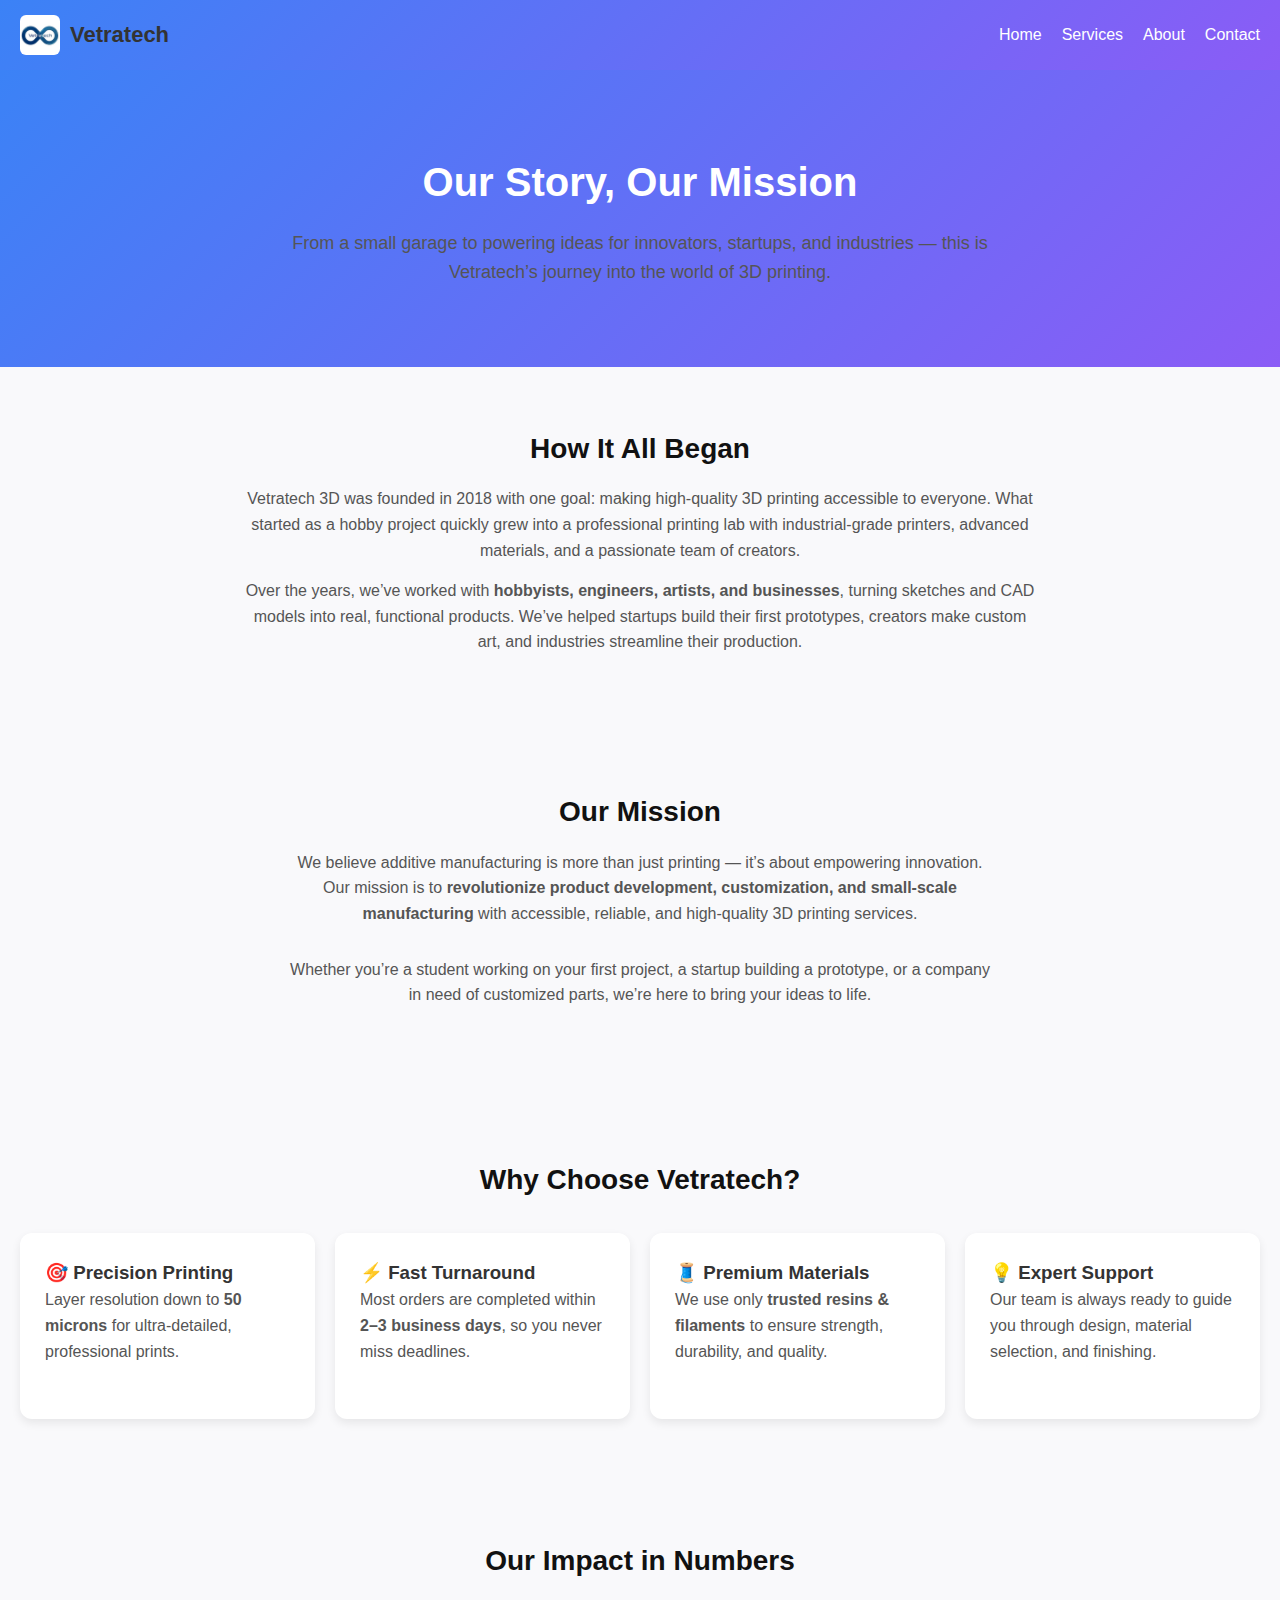
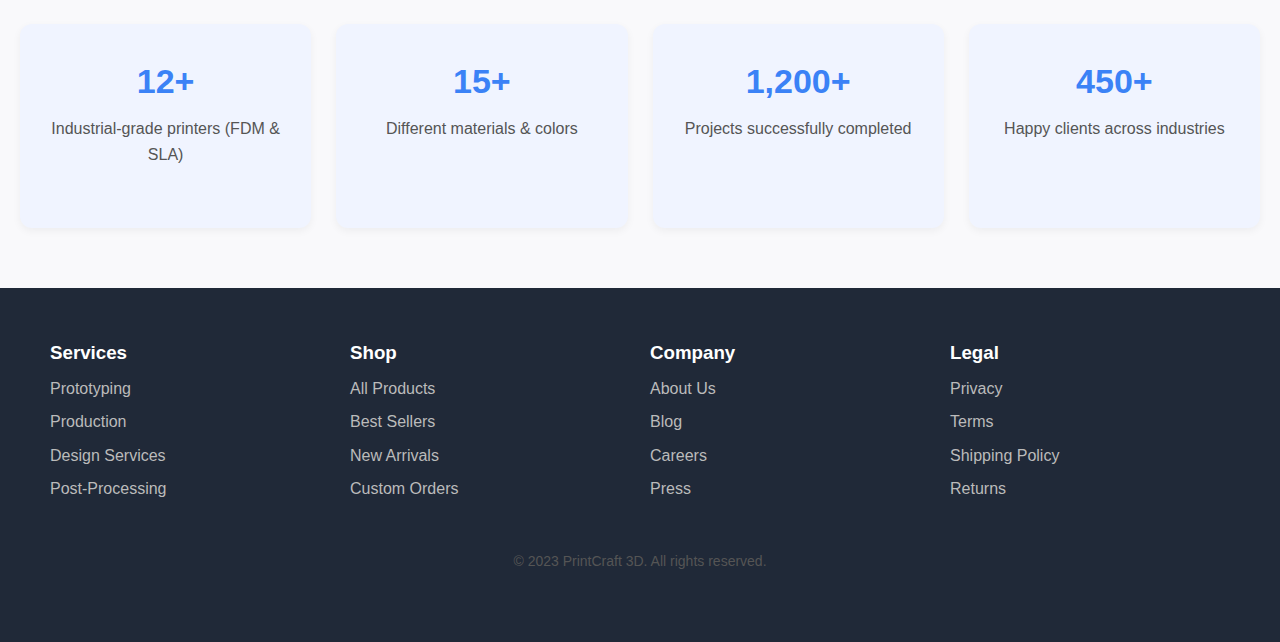
<file: about.html>
<!DOCTYPE html>
<html lang="en">
<head>
  <meta charset="UTF-8" />
  <meta name="viewport" content="width=device-width, initial-scale=1.0"/>
  <title>About Us - Vetratech 3D Printing</title>
  <link rel="stylesheet" href="about.css">
  <script defer src="about.js"></script>
</head>
<body>
  <!-- Navbar -->
  <header>
    <nav class="navbar">
      <div class="logo">
        <img src="WhatsApp Image 2025-08-29 at 6.12.06 AM.jpeg" alt="Vetratech Logo" class="logo-img">
        <span class="logo-text">Vetratech</span>
      </div>
      <ul class="nav-links">
        <li><a href="index.html">Home</a></li>
        <li><a href="services.html">Services</a></li>        
        <li><a href="about.html" class="active">About</a></li>
        <li><a href="contact.html">Contact</a></li>
      </ul>
      <button id="mobile-menu-button" class="mobile-menu-btn">☰</button>
    </nav>
    <ul id="mobile-menu" class="mobile-menu">
      <li><a href="index.html">Home</a></li>
      <li><a href="services.html">Services</a></li>
      <li><a href="about.html" class="active">About</a></li>
      <li><a href="contact.html">Contact</a></li>
    </ul>
  </header>

  <main>
    <!-- Hero Section -->
    <section class="hero">
      <h1>Our Story, Our Mission</h1>
      <p>From a small garage to powering ideas for innovators, startups, and industries — this is Vetratech’s journey into the world of 3D printing.</p>
    </section>

    <!-- Our Story -->
    <section class="about">
      <h2>How It All Began</h2>
      <p>
        Vetratech 3D was founded in 2018 with one goal: making high-quality 3D printing accessible to everyone. 
        What started as a hobby project quickly grew into a professional printing lab with industrial-grade printers, 
        advanced materials, and a passionate team of creators. 
      </p>
      <p>
        Over the years, we’ve worked with <strong>hobbyists, engineers, artists, and businesses</strong>, turning sketches 
        and CAD models into real, functional products. We’ve helped startups build their first prototypes, 
        creators make custom art, and industries streamline their production.
      </p>
    </section>

    <!-- Mission -->
    <section class="mission">
      <h2>Our Mission</h2>
      <p>
        We believe additive manufacturing is more than just printing — it’s about empowering innovation. 
        Our mission is to <strong>revolutionize product development, customization, and small-scale manufacturing</strong> 
        with accessible, reliable, and high-quality 3D printing services.
      </p>
      <p>
        Whether you’re a student working on your first project, a startup building a prototype, 
        or a company in need of customized parts, we’re here to bring your ideas to life.
      </p>
    </section>

    <!-- Why Choose Us -->
    <section class="why">
      <h2>Why Choose Vetratech?</h2>
      <div class="why-grid">
        <div class="why-card">
          <h3>🎯 Precision Printing</h3>
          <p>Layer resolution down to <strong>50 microns</strong> for ultra-detailed, professional prints.</p>
        </div>
        <div class="why-card">
          <h3>⚡ Fast Turnaround</h3>
          <p>Most orders are completed within <strong>2–3 business days</strong>, so you never miss deadlines.</p>
        </div>
        <div class="why-card">
          <h3>🧵 Premium Materials</h3>
          <p>We use only <strong>trusted resins & filaments</strong> to ensure strength, durability, and quality.</p>
        </div>
        <div class="why-card">
          <h3>💡 Expert Support</h3>
          <p>Our team is always ready to guide you through design, material selection, and finishing.</p>
        </div>
      </div>
    </section>

    <!-- Stats -->
    <section class="stats">
      <h2>Our Impact in Numbers</h2>
      <div class="stats-grid">
        <div class="stat-card">
          <h3>12+</h3>
          <p>Industrial-grade printers (FDM & SLA)</p>
        </div>
        <div class="stat-card">
          <h3>15+</h3>
          <p>Different materials & colors</p>
        </div>
        <div class="stat-card">
          <h3>1,200+</h3>
          <p>Projects successfully completed</p>
        </div>
        <div class="stat-card">
          <h3>450+</h3>
          <p>Happy clients across industries</p>
        </div>
      </div>
    </section>


<!-- Footer -->
<footer class="footer">
  <div class="footer-container">
    <div class="footer-section">
      <h3>Services</h3>
      <ul>
        <li><a href="services.html">Prototyping</a></li>
        <li><a href="services.html">Production</a></li>
        <li><a href="services.html">Design Services</a></li>
        <li><a href="services.html">Post-Processing</a></li>
      </ul>
    </div>

    <div class="footer-section">
      <h3>Shop</h3>
      <ul>
        <li><a href="shop.html">All Products</a></li>
        <li><a href="shop.html">Best Sellers</a></li>
        <li><a href="shop.html">New Arrivals</a></li>
        <li><a href="shop.html">Custom Orders</a></li>
      </ul>
    </div>

    <div class="footer-section">
      <h3>Company</h3>
      <ul>
        <li><a href="about.html">About Us</a></li>
        <li><a href="about.html">Blog</a></li>
        <li><a href="about.html">Careers</a></li>
        <li><a href="about.html">Press</a></li>
      </ul>
    </div>

    <div class="footer-section">
      <h3>Legal</h3>
      <ul>
        <li><a href="legal.html">Privacy</a></li>
        <li><a href="legal.html">Terms</a></li>
        <li><a href="legal.html">Shipping Policy</a></li>
        <li><a href="legal.html">Returns</a></li>
      </ul>
    </div>
  </div>

  <div class="footer-bottom">
    <p>© 2023 PrintCraft 3D. All rights reserved.</p>
  </div>
</footer>

</body>
</html>
</file>
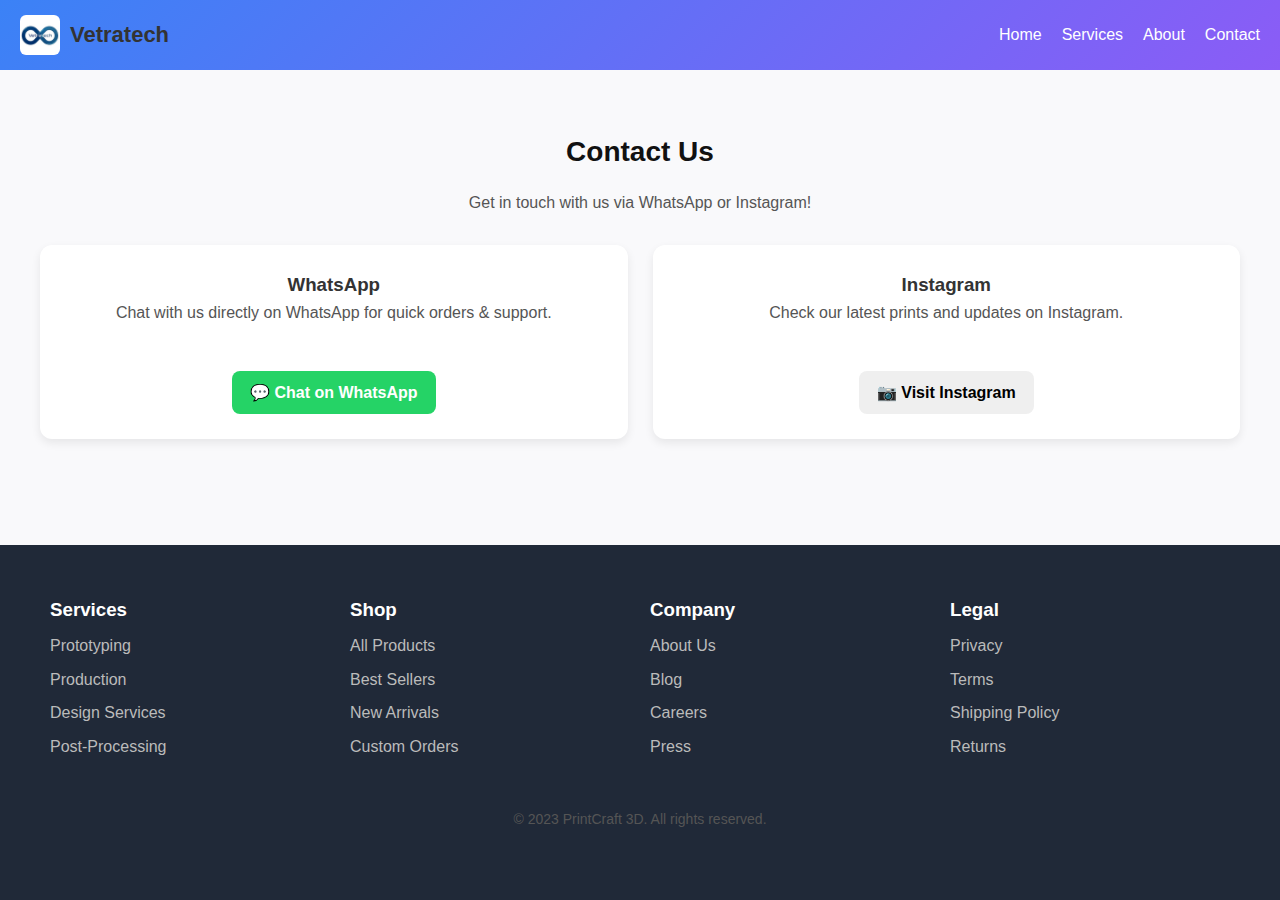
<file: contact.html>
<!DOCTYPE html>
<html lang="en">
<head>
  <meta charset="UTF-8" />
  <meta name="viewport" content="width=device-width, initial-scale=1.0"/>
  <title>Contact - Vetratech 3D Printing</title>
  <link rel="stylesheet" href="contact.css">
  <script defer src="contact.js"></script>
</head>
<body>
  <!-- Navbar -->
  <header>
    <nav class="navbar">
      <div class="logo">
        <img src="WhatsApp Image 2025-08-29 at 6.12.06 AM.jpeg" alt="Vetratech Logo" class="logo-img">
        <span class="logo-text">Vetratech</span>
      </div>
      <ul class="nav-links">
        <li><a href="index.html">Home</a></li>
        <li><a href="services.html">Services</a></li>        
        <li><a href="about.html">About</a></li>
        <li><a href="contact.html" class="active">Contact</a></li>
      </ul>
      <button id="mobile-menu-button" class="mobile-menu-btn">☰</button>
    </nav>
    <ul id="mobile-menu" class="mobile-menu">
      <li><a href="index.html">Home</a></li>
      <li><a href="services.html">Services</a></li>
      <li><a href="about.html">About</a></li>
      <li><a href="contact.html" class="active">Contact</a></li>
    </ul>
  </header>

  <!-- Contact Section -->
  <section id="contact">
    <h2>Contact Us</h2>
    <p class="lead">Get in touch with us via WhatsApp or Instagram!</p>

    <div class="contact-grid">
      <!-- WhatsApp -->
      <div class="contact-card">
        <h3>WhatsApp</h3>
        <p>Chat with us directly on WhatsApp for quick orders & support.</p>
        <button class="contact-btn whatsapp-btn"
          onclick="window.open('https://api.whatsapp.com/send?phone=917807752097', '_blank')">
          💬 Chat on WhatsApp
        </button>
      </div>

      <!-- Instagram -->
      <div class="contact-card">
        <h3>Instagram</h3>
        <p>Check our latest prints and updates on Instagram.</p>
        <button class="contact-btn insta-btn"
          onclick="window.open('https://www.instagram.com/vetratech8/', '_blank')">
          📷 Visit Instagram
        </button>
      </div>
    </div>
  </section>

<!-- Footer -->
<footer class="footer">
  <div class="footer-container">
    <div class="footer-section">
      <h3>Services</h3>
      <ul>
        <li><a href="services.html">Prototyping</a></li>
        <li><a href="services.html">Production</a></li>
        <li><a href="services.html">Design Services</a></li>
        <li><a href="services.html">Post-Processing</a></li>
      </ul>
    </div>

    <div class="footer-section">
      <h3>Shop</h3>
      <ul>
        <li><a href="shop.html">All Products</a></li>
        <li><a href="shop.html">Best Sellers</a></li>
        <li><a href="shop.html">New Arrivals</a></li>
        <li><a href="shop.html">Custom Orders</a></li>
      </ul>
    </div>

    <div class="footer-section">
      <h3>Company</h3>
      <ul>
        <li><a href="about.html">About Us</a></li>
        <li><a href="about.html">Blog</a></li>
        <li><a href="about.html">Careers</a></li>
        <li><a href="about.html">Press</a></li>
      </ul>
    </div>

    <div class="footer-section">
      <h3>Legal</h3>
      <ul>
        <li><a href="legal.html">Privacy</a></li>
        <li><a href="legal.html">Terms</a></li>
        <li><a href="legal.html">Shipping Policy</a></li>
        <li><a href="legal.html">Returns</a></li>
      </ul>
    </div>
  </div>

  <div class="footer-bottom">
    <p>© 2023 PrintCraft 3D. All rights reserved.</p>
  </div>
</footer>

</body>
</html>
</file>
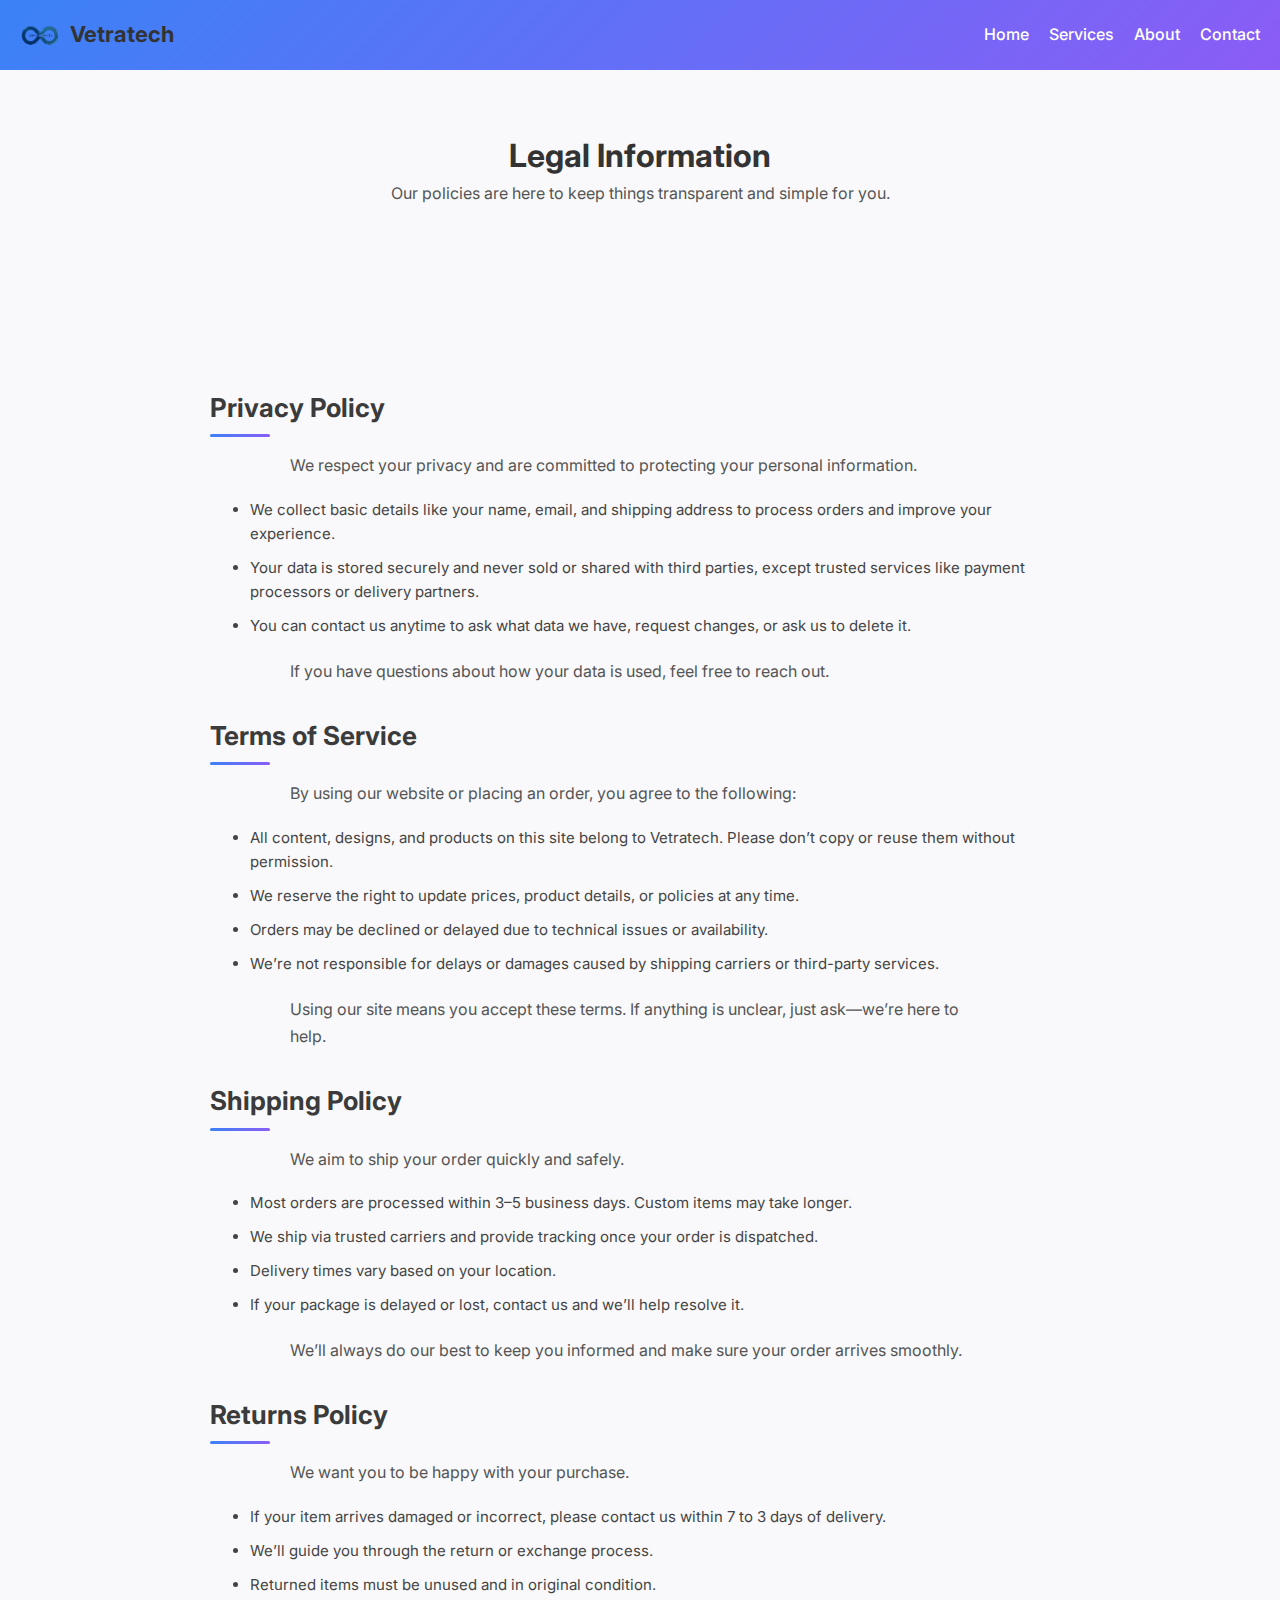
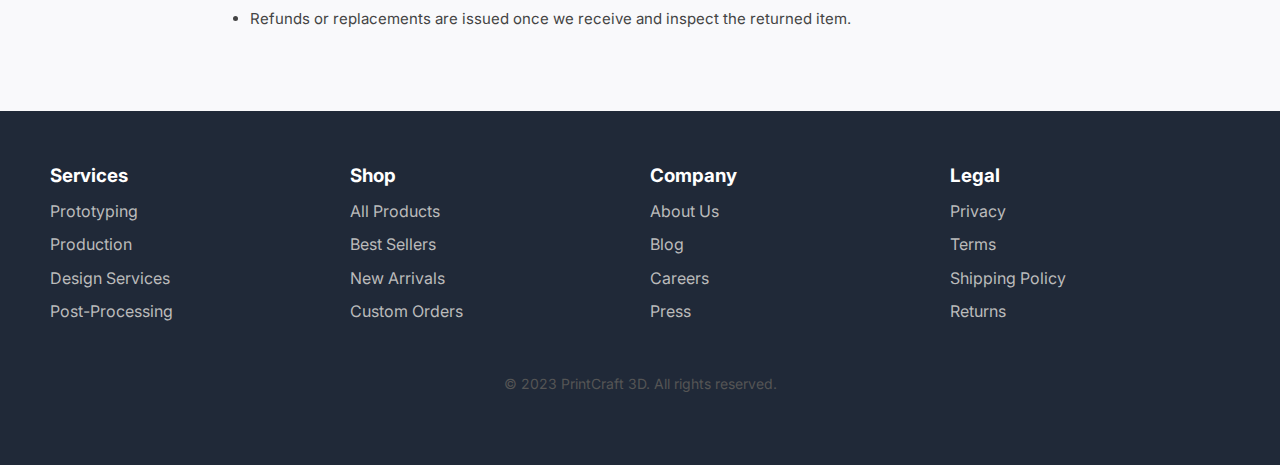
<file: legal.html>
<!DOCTYPE html>
<html lang="en">
<head>
  <meta charset="UTF-8">
  <meta name="viewport" content="width=device-width, initial-scale=1.0">
  <title>Legal - Vetratech 3D Printing</title>
  <link rel="stylesheet" href="legal.css">
  <link href="https://fonts.googleapis.com/css2?family=Inter:wght@400;600;700&display=swap" rel="stylesheet">
</head>
<body>
<header>
  <nav class="navbar">
    <!-- Logo + Brand -->
    <div class="logo">
      <img src="WhatsApp_Image_2025-08-29_at_6.12.06_AM-removebg-preview.png" alt="Vetratech Logo" class="logo-img">
      <span class="logo-text">Vetratech</span>
    </div>

    <!-- Desktop Nav Links -->
    <ul class="nav-links">
      <li><a href="index.html">Home</a></li>
      <li><a href="services.html">Services</a></li>
      <li><a href="about.html">About</a></li>
      <li><a href="contact.html">Contact</a></li>
    </ul>

    <!-- Mobile Menu Button -->
    <button id="mobile-menu-button" class="mobile-menu-btn">☰</button>
  </nav>

  <!-- Mobile Dropdown -->
  <ul class="mobile-menu" id="mobile-menu">
    <li><a href="index.html">Home</a></li>
    <li><a href="all-products.html">Shop</a></li>
    <li><a href="about.html">About</a></li>
    <li><a href="contact.html">Contact</a></li>
  </ul>
</header>

<!-- Hero Banner -->
<section class="hero">
  <h1>Legal Information</h1>
  <p>Our policies are here to keep things transparent and simple for you.</p>
</section>

<!-- Legal Content -->
<section class="legal">
  <article class="policy">
    <h2>Privacy Policy</h2>
    <p>We respect your privacy and are committed to protecting your personal information.</p>
    <ul>
      <li>We collect basic details like your name, email, and shipping address to process orders and improve your experience.</li>
      <li>Your data is stored securely and never sold or shared with third parties, except trusted services like payment processors or delivery partners.</li>
      <li>You can contact us anytime to ask what data we have, request changes, or ask us to delete it.</li>
    </ul>
    <p>If you have questions about how your data is used, feel free to reach out.</p>
  </article>

  <article class="policy">
    <h2>Terms of Service</h2>
    <p>By using our website or placing an order, you agree to the following:</p>
    <ul>
      <li>All content, designs, and products on this site belong to Vetratech. Please don’t copy or reuse them without permission.</li>
      <li>We reserve the right to update prices, product details, or policies at any time.</li>
      <li>Orders may be declined or delayed due to technical issues or availability.</li>
      <li>We’re not responsible for delays or damages caused by shipping carriers or third-party services.</li>
    </ul>
    <p>Using our site means you accept these terms. If anything is unclear, just ask—we’re here to help.</p>
  </article>

  <article class="policy">
    <h2>Shipping Policy</h2>
    <p>We aim to ship your order quickly and safely.</p>
    <ul>
      <li>Most orders are processed within 3–5 business days. Custom items may take longer.</li>
      <li>We ship via trusted carriers and provide tracking once your order is dispatched.</li>
      <li>Delivery times vary based on your location.</li>
      <li>If your package is delayed or lost, contact us and we’ll help resolve it.</li>
    </ul>
    <p>We’ll always do our best to keep you informed and make sure your order arrives smoothly.</p>
  </article>

  <article class="policy">
    <h2>Returns Policy</h2>
    <p>We want you to be happy with your purchase.</p>
    <ul>
      <li>If your item arrives damaged or incorrect, please contact us within 7 to 3 days of delivery.</li>
      <li>We’ll guide you through the return or exchange process.</li>
      <li>Returned items must be unused and in original condition.</li>
      <li>Refunds or replacements are issued once we receive and inspect the returned item.</li>
    </ul>
  </article>
</section>

<!-- Footer -->
<footer class="footer">
  <div class="footer-container">
    <div class="footer-section">
      <h3>Services</h3>
      <ul>
        <li><a href="services.html">Prototyping</a></li>
        <li><a href="services.html">Production</a></li>
        <li><a href="services.html">Design Services</a></li>
        <li><a href="services.html">Post-Processing</a></li>
      </ul>
    </div>

    <div class="footer-section">
      <h3>Shop</h3>
      <ul>
        <li><a href="shop.html">All Products</a></li>
        <li><a href="shop.html">Best Sellers</a></li>
        <li><a href="shop.html">New Arrivals</a></li>
        <li><a href="shop.html">Custom Orders</a></li>
      </ul>
    </div>

    <div class="footer-section">
      <h3>Company</h3>
      <ul>
        <li><a href="about.html">About Us</a></li>
        <li><a href="about.html">Blog</a></li>
        <li><a href="about.html">Careers</a></li>
        <li><a href="about.html">Press</a></li>
      </ul>
    </div>

    <div class="footer-section">
      <h3>Legal</h3>
      <ul>
        <li><a href="legal.html">Privacy</a></li>
        <li><a href="legal.html">Terms</a></li>
        <li><a href="legal.html">Shipping Policy</a></li>
        <li><a href="legal.html">Returns</a></li>
      </ul>
    </div>
  </div>

  <div class="footer-bottom">
    <p>© 2023 PrintCraft 3D. All rights reserved.</p>
  </div>
</footer>

<script src="legal.js"></script>
</body>
</html>
</file>
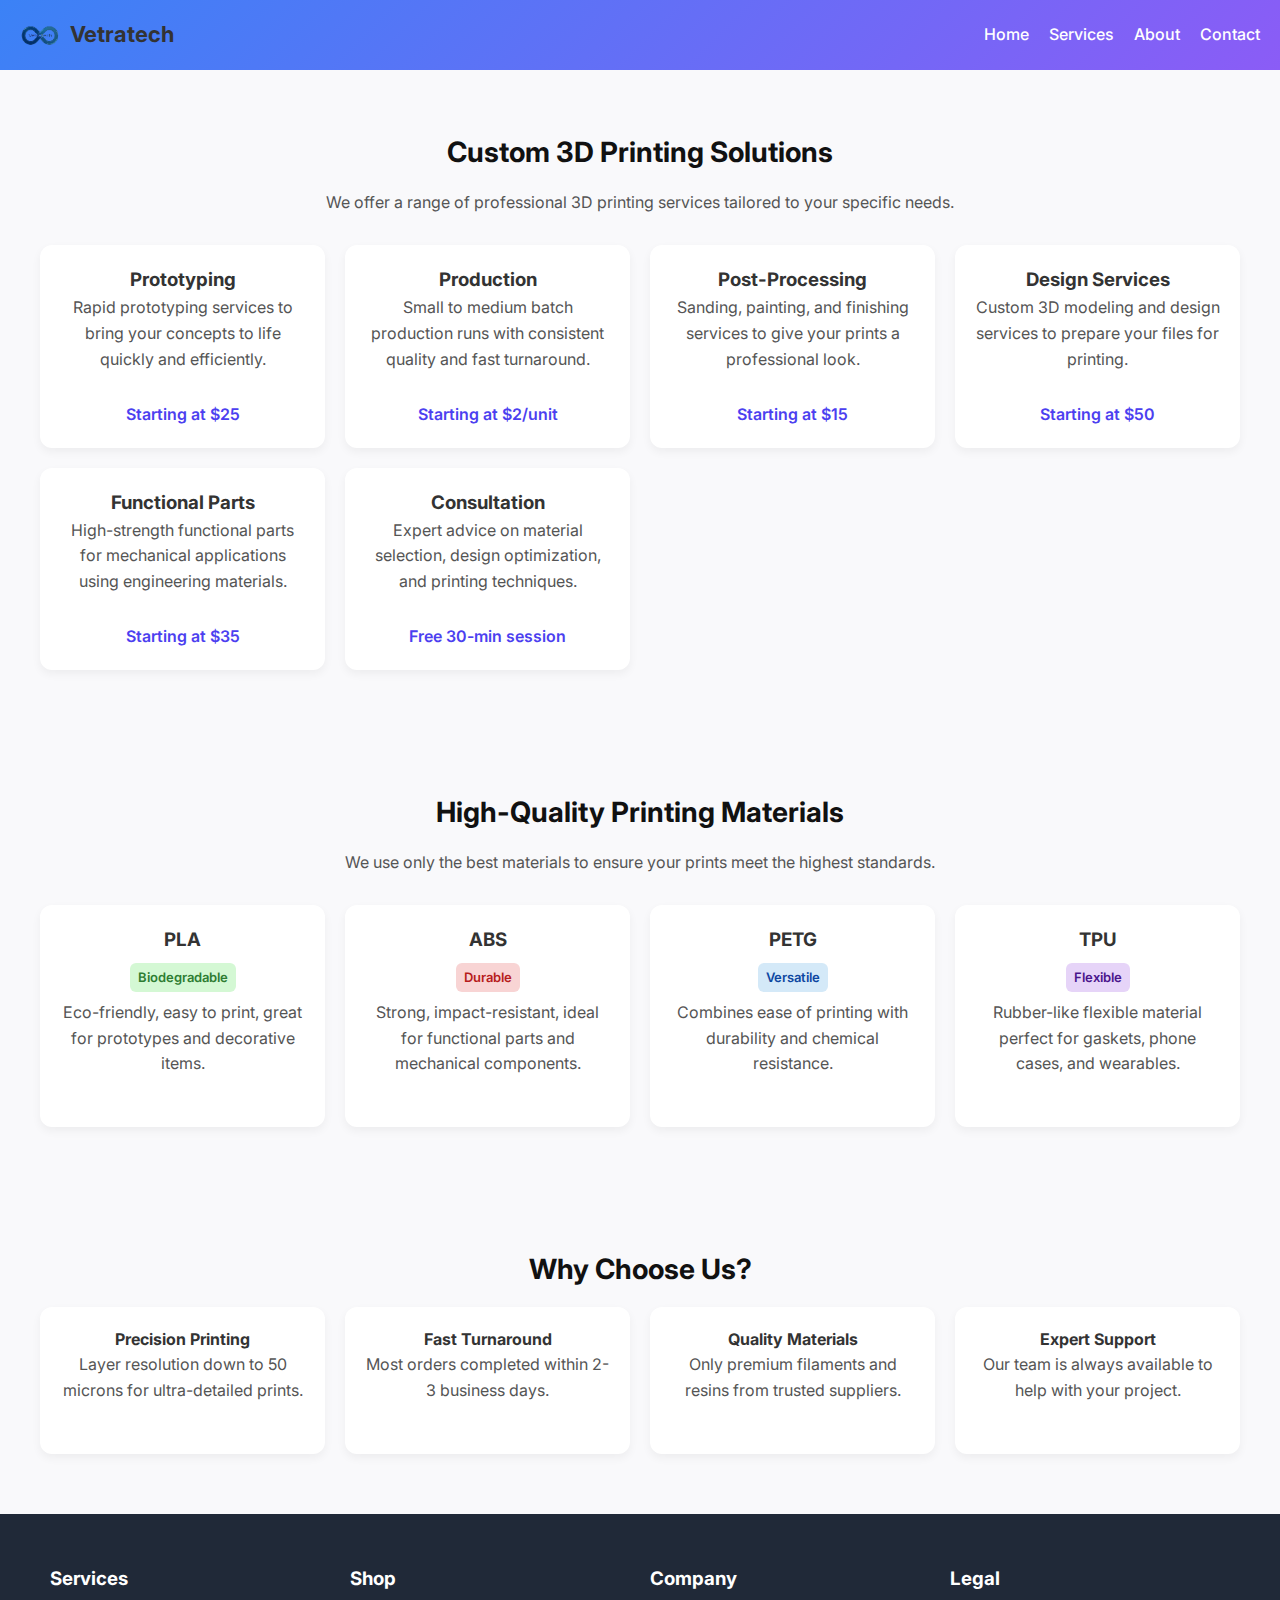
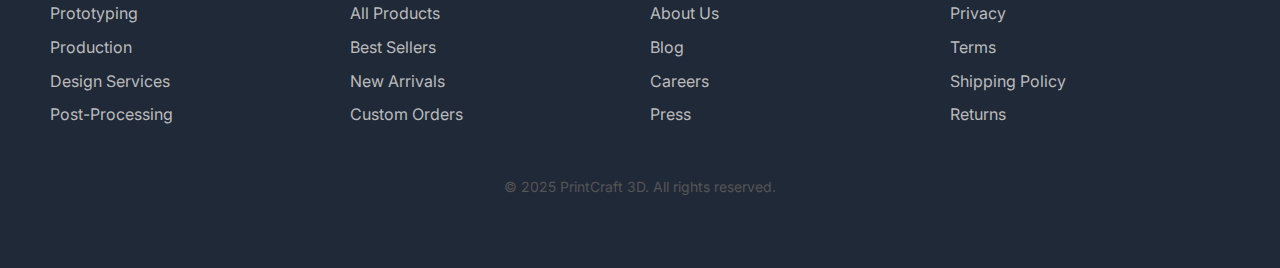
<file: services.html>
<!DOCTYPE html>
<html lang="en">
<head>
  <meta charset="UTF-8">
  <meta name="viewport" content="width=device-width, initial-scale=1.0">
  <title>Services - Vetratech 3D Printing</title>
  <link rel="stylesheet" href="services.css">
  <link href="https://fonts.googleapis.com/css2?family=Inter:wght@400;600;700&display=swap" rel="stylesheet">
</head>
<body>
<header>
  <nav class="navbar">
    <!-- Logo + Brand -->
    <div class="logo">
      <img src="WhatsApp_Image_2025-08-29_at_6.12.06_AM-removebg-preview.png" alt="Vetratech Logo" class="logo-img">
      <span class="logo-text">Vetratech</span>
    </div>

    <!-- Desktop Nav Links -->
    <ul class="nav-links">
      <li><a href="index.html">Home</a></li>
      <li><a href="services.html">Services</a></li>
      <li><a href="about.html">About</a></li>
      <li><a href="contact.html">Contact</a></li>
    </ul>

    <!-- Mobile Menu Button -->
    <button id="mobile-menu-button" class="mobile-menu-btn">☰</button>
  </nav>

  <!-- Mobile Dropdown -->
  <ul class="mobile-menu" id="mobile-menu">
    <li><a href="index.html">Home</a></li>
    <li><a href="all-products.html">Shop</a></li>
    <li><a href="about.html">About</a></li>
    <li><a href="contact.html">Contact</a></li>
  </ul>
</header>

  <!-- Services Section -->
  <section class="services">
    <h2>Custom 3D Printing Solutions</h2>
    <p>We offer a range of professional 3D printing services tailored to your specific needs.</p>
    <div class="services-grid">
      <div class="service-card" data-add-to-cart>
        <h3>Prototyping</h3>
        <p>Rapid prototyping services to bring your concepts to life quickly and efficiently.</p>
        <span class="price">Starting at $25</span>
      </div>
      <div class="service-card" data-add-to-cart>
        <h3>Production</h3>
        <p>Small to medium batch production runs with consistent quality and fast turnaround.</p>
        <span class="price">Starting at $2/unit</span>
      </div>
      <div class="service-card" data-add-to-cart>
        <h3>Post-Processing</h3>
        <p>Sanding, painting, and finishing services to give your prints a professional look.</p>
        <span class="price">Starting at $15</span>
      </div>
      <div class="service-card" data-add-to-cart>
        <h3>Design Services</h3>
        <p>Custom 3D modeling and design services to prepare your files for printing.</p>
        <span class="price">Starting at $50</span>
      </div>
      <div class="service-card" data-add-to-cart>
        <h3>Functional Parts</h3>
        <p>High-strength functional parts for mechanical applications using engineering materials.</p>
        <span class="price">Starting at $35</span>
      </div>
      <div class="service-card" data-add-to-cart>
        <h3>Consultation</h3>
        <p>Expert advice on material selection, design optimization, and printing techniques.</p>
        <span class="price">Free 30-min session</span>
      </div>
    </div>
  </section>

  <!-- Materials Section -->
  <section class="materials">
    <h2>High-Quality Printing Materials</h2>
    <p>We use only the best materials to ensure your prints meet the highest standards.</p>
    <div class="materials-grid">
      <div class="material-card">
        <h3>PLA</h3>
        <span class="tag green">Biodegradable</span>
        <p>Eco-friendly, easy to print, great for prototypes and decorative items.</p>
      </div>
      <div class="material-card">
        <h3>ABS</h3>
        <span class="tag red">Durable</span>
        <p>Strong, impact-resistant, ideal for functional parts and mechanical components.</p>
      </div>
      <div class="material-card">
        <h3>PETG</h3>
        <span class="tag blue">Versatile</span>
        <p>Combines ease of printing with durability and chemical resistance.</p>
      </div>
      <div class="material-card">
        <h3>TPU</h3>
        <span class="tag purple">Flexible</span>
        <p>Rubber-like flexible material perfect for gaskets, phone cases, and wearables.</p>
      </div>
    </div>
  </section>

  <!-- Why Choose Us -->
  <section class="why-us">
    <h2>Why Choose Us?</h2>
    <div class="why-grid">
      <div class="why-card">
        <h4>Precision Printing</h4>
        <p>Layer resolution down to 50 microns for ultra-detailed prints.</p>
      </div>
      <div class="why-card">
        <h4>Fast Turnaround</h4>
        <p>Most orders completed within 2-3 business days.</p>
      </div>
      <div class="why-card">
        <h4>Quality Materials</h4>
        <p>Only premium filaments and resins from trusted suppliers.</p>
      </div>
      <div class="why-card">
        <h4>Expert Support</h4>
        <p>Our team is always available to help with your project.</p>
      </div>
    </div>
  </section>

<!-- Footer -->
<footer class="footer">
  <div class="footer-container">
    <div class="footer-section">
      <h3>Services</h3>
      <ul>
        <li><a href="services.html">Prototyping</a></li>
        <li><a href="services.html">Production</a></li>
        <li><a href="services.html">Design Services</a></li>
        <li><a href="services.html">Post-Processing</a></li>
      </ul>
    </div>

    <div class="footer-section">
      <h3>Shop</h3>
      <ul>
        <li><a href="shop.html">All Products</a></li>
        <li><a href="shop.html">Best Sellers</a></li>
        <li><a href="shop.html">New Arrivals</a></li>
        <li><a href="shop.html">Custom Orders</a></li>
      </ul>
    </div>

    <div class="footer-section">
      <h3>Company</h3>
      <ul>
        <li><a href="about.html">About Us</a></li>
        <li><a href="about.html">Blog</a></li>
        <li><a href="about.html">Careers</a></li>
        <li><a href="about.html">Press</a></li>
      </ul>
    </div>

    <div class="footer-section">
      <h3>Legal</h3>
      <ul>
        <li><a href="legal.html">Privacy</a></li>
        <li><a href="legal.html">Terms</a></li>
        <li><a href="legal.html">Shipping Policy</a></li>
        <li><a href="legal.html">Returns</a></li>
      </ul>
    </div>
  </div>

  <div class="footer-bottom">
    <p>© 2025 PrintCraft 3D. All rights reserved.</p>
  </div>
</footer>

  <script src="services.js"></script>
</body>
</html>
</file>
<file: legal.css>
/* Logo Container */
.logo {
  display: flex;
  align-items: center;
  gap: 10px; /* space between image & text */
  font-size: 1.5rem;
  font-weight: bold;
}

/* Logo Image */
.logo-img {
  height: 40px;   /* adjust as needed */
  width: auto;
  border-radius: 6px; /* optional rounded corners */
  object-fit: contain;
}

/* Logo Text */
.logo-text {
  color: #333; /* adjust depending on your theme */
}

/* Reset & Fonts */
* {
  margin: 0;
  padding: 0;
  box-sizing: border-box;
  font-family: 'Inter', sans-serif;
}

body {
  background: #f9f9fb;
  color: #333;
  line-height: 1.6;
}

/* Navbar */
.navbar {
  display: flex;
  justify-content: space-between;
  align-items: center;
  padding: 15px 20px;
  background: linear-gradient(135deg, #3b82f6 0%, #8b5cf6 100%);
  color: white;
}
.logo {
  font-size: 22px;
  font-weight: 700;
}

.nav-links {
  display: flex;
  gap: 20px;
  list-style: none;
}

.nav-links li a {
  text-decoration: none;
  color: white;
  font-weight: 500;
  transition: color 0.3s;
}

.nav-links li a:hover {
  color: #4c9fff;
}

/* Mobile menu button */
.mobile-menu-btn {
  display: none;
  font-size: 28px;
  background: none;
  border: none;
  color: white;
  cursor: pointer;
}

/* Mobile Dropdown */
.mobile-menu {
  display: none;
  flex-direction: column;
  list-style: none;
  background: #111;
  padding: 15px;
}

.mobile-menu li {
  margin: 10px 0;
}

.mobile-menu li a {
  text-decoration: none;
  color: white;
  font-weight: 500;
}

/* Show menu when toggled */
.mobile-menu.show {
  display: flex;
}

/* Responsive Behavior */
@media (max-width: 768px) {
  .nav-links {
    display: none; /* hide desktop links */
  }
  .mobile-menu-btn {
    display: block; /* show hamburger */
  }
}

/* Sections */
section {
  padding: 60px 40px;
  text-align: center;
}

h2 {
  font-size: 28px;
  margin-bottom: 15px;
  color: #111;
}

p {
  max-width: 700px;
  margin: 0 auto 30px auto;
  color: #555;
}

/* Grids */
.services-grid,
.materials-grid,
.why-grid {
  display: grid;
  gap: 20px;
  grid-template-columns: repeat(auto-fit, minmax(250px, 1fr));
}

.service-card,
.material-card,
.why-card {
  background: #fff;
  padding: 20px;
  border-radius: 12px;
  box-shadow: 0 4px 10px rgba(0,0,0,0.05);
  transition: transform 0.2s;
}

.service-card:hover,
.material-card:hover,
.why-card:hover {
  transform: translateY(-5px);
}

.price {
  display: block;
  margin-top: 10px;
  font-weight: 600;
  color: #4c3ff0;
}

/* Tags */
.tag {
  display: inline-block;
  margin: 8px 0;
  padding: 4px 8px;
  border-radius: 6px;
  font-size: 13px;
  font-weight: 600;
}

.green { background: #d4f8d4; color: #2e7d32; }
.red { background: #f8d4d4; color: #b71c1c; }
.blue { background: #d4e9f8; color: #0d47a1; }
.purple { background: #e6d4f8; color: #4a148c; }

/* Footer */
footer {
  background: #202938; /* Black footer */
  color: white;
  padding: 40px 20px;
}

.footer-container {
  display: flex;
  justify-content: space-between;
  flex-wrap: wrap;
  max-width: 1200px;
  margin: auto;
}

.footer-section {
  flex: 1 1 200px;
  margin: 10px;
}

.footer-section h4 {
  font-size: 14px;
  margin-bottom: 15px;
  color: #ddd;
  text-transform: uppercase;
}

.footer-section ul {
  list-style: none;
}

.footer-section ul li {
  margin: 8px 0;
}

.footer-section ul li a {
  color: #bbb;
  text-decoration: none;
}

.footer-section ul li a:hover {
  color: white;
}

.footer-bottom {
  text-align: center;
  margin-top: 30px;
  font-size: 14px;
  color: #aaa;
}

/* === Legal Page Styles === */

/* Legal Section Container */
.legal {
  max-width: 900px;
  margin: 0 auto;
  padding: 60px 20px;
  text-align: left;
}

/* Legal Headings */
.legal h2 {
  font-size: 26px;
  margin: 30px 0 15px;
  color: #3b3b3b;
  position: relative;
  font-weight: 700;
}

/* Underline Accent for h2 */
.legal h2::after {
  content: "";
  display: block;
  width: 60px;
  height: 3px;
  background: linear-gradient(135deg, #3b82f6, #8b5cf6);
  margin-top: 6px;
  border-radius: 2px;
}

/* Paragraphs */
.legal p {
  font-size: 16px;
  color: #555;
  margin-bottom: 18px;
  line-height: 1.7;
}

/* Bullet Points */
.legal ul {
  margin: 0 0 20px 20px;
  padding-left: 20px;
}

.legal ul li {
  margin-bottom: 10px;
  color: #444;
  font-size: 15px;
  line-height: 1.6;
  list-style: disc;
}
</file>
<file: services.css>
/* Logo Container */
.logo {
  display: flex;
  align-items: center;
  gap: 10px; /* space between image & text */
  font-size: 1.5rem;
  font-weight: bold;
}

/* Logo Image */
.logo-img {
  height: 40px;   /* adjust as needed */
  width: auto;
  border-radius: 6px; /* optional rounded corners */
  object-fit: contain;
}

/* Logo Text */
.logo-text {
  color: #333; /* adjust depending on your theme */
}

/* Reset & Fonts */
* {
  margin: 0;
  padding: 0;
  box-sizing: border-box;
  font-family: 'Inter', sans-serif;
}

body {
  background: #f9f9fb;
  color: #333;
  line-height: 1.6;
}

/* Navbar */
.navbar {
  display: flex;
  justify-content: space-between;
  align-items: center;
  padding: 15px 20px;
  background: linear-gradient(135deg, #3b82f6 0%, #8b5cf6 100%);
  color: white;
}
.logo {
  font-size: 22px;
  font-weight: 700;
}

.nav-links {
  display: flex;
  gap: 20px;
  list-style: none;
}

.nav-links li a {
  text-decoration: none;
  color: white;
  font-weight: 500;
  transition: color 0.3s;
}

.nav-links li a:hover {
  color: #4c9fff;
}

/* Mobile menu button */
.mobile-menu-btn {
  display: none;
  font-size: 28px;
  background: none;
  border: none;
  color: white;
  cursor: pointer;
}

/* Mobile Dropdown */
.mobile-menu {
  display: none;
  flex-direction: column;
  list-style: none;
  background: #111;
  padding: 15px;
}

.mobile-menu li {
  margin: 10px 0;
}

.mobile-menu li a {
  text-decoration: none;
  color: white;
  font-weight: 500;
}

/* Show menu when toggled */
.mobile-menu.show {
  display: flex;
}

/* Responsive Behavior */
@media (max-width: 768px) {
  .nav-links {
    display: none; /* hide desktop links */
  }
  .mobile-menu-btn {
    display: block; /* show hamburger */
  }
}

/* Sections */
section {
  padding: 60px 40px;
  text-align: center;
}

h2 {
  font-size: 28px;
  margin-bottom: 15px;
  color: #111;
}

p {
  max-width: 700px;
  margin: 0 auto 30px auto;
  color: #555;
}

/* Grids */
.services-grid,
.materials-grid,
.why-grid {
  display: grid;
  gap: 20px;
  grid-template-columns: repeat(auto-fit, minmax(250px, 1fr));
}

.service-card,
.material-card,
.why-card {
  background: #fff;
  padding: 20px;
  border-radius: 12px;
  box-shadow: 0 4px 10px rgba(0,0,0,0.05);
  transition: transform 0.2s;
}

.service-card:hover,
.material-card:hover,
.why-card:hover {
  transform: translateY(-5px);
}

.price {
  display: block;
  margin-top: 10px;
  font-weight: 600;
  color: #4c3ff0;
}

/* Tags */
.tag {
  display: inline-block;
  margin: 8px 0;
  padding: 4px 8px;
  border-radius: 6px;
  font-size: 13px;
  font-weight: 600;
}

.green { background: #d4f8d4; color: #2e7d32; }
.red { background: #f8d4d4; color: #b71c1c; }
.blue { background: #d4e9f8; color: #0d47a1; }
.purple { background: #e6d4f8; color: #4a148c; }

/* Footer */
footer {
  background: #202938; /* Black footer */
  color: white;
  padding: 40px 20px;
}

.footer-container {
  display: flex;
  justify-content: space-between;
  flex-wrap: wrap;
  max-width: 1200px;
  margin: auto;
}

.footer-section {
  flex: 1 1 200px;
  margin: 10px;
}

.footer-section h4 {
  font-size: 14px;
  margin-bottom: 15px;
  color: #ddd;
  text-transform: uppercase;
}

.footer-section ul {
  list-style: none;
}

.footer-section ul li {
  margin: 8px 0;
}

.footer-section ul li a {
  color: #bbb;
  text-decoration: none;
}

.footer-section ul li a:hover {
  color: white;
}

.footer-bottom {
  text-align: center;
  margin-top: 30px;
  font-size: 14px;
  color: #aaa;
}
</file>
<file: about.css>
/* ==============================
   Reset & Fonts
================================*/
* {
  margin: 0;
  padding: 0;
  box-sizing: border-box;
  font-family: 'Inter', sans-serif;
}

html, body {
  height: 100%;               /* full height */
}

body {
  background: #f9f9fb;
  color: #333;
  line-height: 1.6;
  display: flex;              /* flex layout */
  flex-direction: column;
}

main {
  flex: 1;                    /* take remaining space */
}

/* ==============================
   Logo (Navbar & Footer Shared)
================================*/
.logo {
  display: flex;
  align-items: center;
  gap: 10px;
  font-size: 1.5rem;
  font-weight: bold;
}

.logo-img {
  height: 40px;
  width: auto;
  border-radius: 6px;
  object-fit: contain;
}

.logo-text {
  color: #333;
}

/* ==============================
   Navbar
================================*/
.navbar {
  display: flex;
  justify-content: space-between;
  align-items: center;
  padding: 15px 20px;
  background: linear-gradient(135deg, #3b82f6 0%, #8b5cf6 100%);
  color: white;
}

.logo {
  font-size: 22px;
  font-weight: 700;
}

.nav-links {
  display: flex;
  gap: 20px;
  list-style: none;
}

.nav-links li a {
  text-decoration: none;
  color: white;
  font-weight: 500;
  transition: color 0.3s;
}

.nav-links li a:hover {
  color: #4c9fff;
}

/* Mobile menu button */
.mobile-menu-btn {
  display: none;
  font-size: 28px;
  background: none;
  border: none;
  color: white;
  cursor: pointer;
}

/* Mobile Dropdown */
.mobile-menu {
  display: none;
  flex-direction: column;
  list-style: none;
  background: #111;
  padding: 15px;
}

.mobile-menu li {
  margin: 10px 0;
}

.mobile-menu li a {
  text-decoration: none;
  color: white;
  font-weight: 500;
}

.mobile-menu.show {
  display: flex;
}

/* Responsive Navbar */
@media (max-width: 768px) {
  .nav-links {
    display: none;
  }
  .mobile-menu-btn {
    display: block;
  }
}

/* ==============================
   Sections
================================*/
section {
  padding: 60px 40px;
  text-align: center;
}

h2 {
  font-size: 28px;
  margin-bottom: 15px;
  color: #111;
}

p {
  max-width: 700px;
  margin: 0 auto 30px auto;
  color: #555;
}

/* ==============================
   Grids
================================*/
.services-grid,
.materials-grid,
.why-grid {
  display: grid;
  gap: 20px;
  grid-template-columns: repeat(auto-fit, minmax(250px, 1fr));
}

.service-card,
.material-card,
.why-card {
  background: #fff;
  padding: 20px;
  border-radius: 12px;
  box-shadow: 0 4px 10px rgba(0,0,0,0.05);
  transition: transform 0.2s;
}

.service-card:hover,
.material-card:hover,
.why-card:hover {
  transform: translateY(-5px);
}

.price {
  display: block;
  margin-top: 10px;
  font-weight: 600;
  color: #4c3ff0;
}

/* Tags */
.tag {
  display: inline-block;
  margin: 8px 0;
  padding: 4px 8px;
  border-radius: 6px;
  font-size: 13px;
  font-weight: 600;
}

.green { background: #d4f8d4; color: #2e7d32; }
.red { background: #f8d4d4; color: #b71c1c; }
.blue { background: #d4e9f8; color: #0d47a1; }
.purple { background: #e6d4f8; color: #4a148c; }

/* ==============================
   Footer
================================*/
footer {
  background: #202938;
  color: white;
  padding: 40px 20px;
  margin-top: auto;           /* push footer down */
}

.footer-container {
  display: flex;
  justify-content: space-between;
  flex-wrap: wrap;
  max-width: 1200px;
  margin: auto;
}

.footer-section {
  flex: 1 1 200px;
  margin: 10px;
}

.footer-section h4 {
  font-size: 14px;
  margin-bottom: 15px;
  color: #ddd;
  text-transform: uppercase;
}

.footer-section ul {
  list-style: none;
}

.footer-section ul li {
  margin: 8px 0;
}

.footer-section ul li a {
  color: #bbb;
  text-decoration: none;
}

.footer-section ul li a:hover {
  color: white;
}

.footer-bottom {
  text-align: center;
  margin-top: 30px;
  font-size: 14px;
  color: #aaa;
}

/* ==============================
   Contact Page
================================*/
@import url('services.css');

.contact {
  padding: 60px 20px;
  text-align: center;
}

.contact-grid {
  display: grid;
  grid-template-columns: repeat(auto-fit, minmax(280px, 1fr));
  gap: 25px;
  margin-top: 30px;
}

.contact-card {
  background: #fff;
  border-radius: 12px;
  padding: 25px;
  box-shadow: 0 4px 10px rgba(0,0,0,0.08);
}

.contact-btn {
  display: inline-block;
  margin-top: 15px;
  padding: 12px 18px;
  border: none;
  border-radius: 8px;
  font-size: 16px;
  font-weight: 600;
  cursor: pointer;
  transition: transform 0.2s;
}

.contact-btn:hover {
  transform: translateY(-3px);
}

.whatsapp-btn {
  background: #25d366;
  color: white;
}

.instagram-btn {
  background: #e1306c;
  color: white;
}

.qr-container {
  margin-top: 15px;
}

.qr-container img {
  max-width: 150px;
  border-radius: 8px;
  box-shadow: 0 3px 8px rgba(0,0,0,0.1);
}

.about {
  padding: 60px 20px;
  text-align: center;
}

.about p {
  max-width: 800px;
  margin: 15px auto;
  color: #555;
}

.why-grid {
  margin-top: 40px;
  display: flex;
  justify-content: center;
}

.why-card {
  background: #fff;
  padding: 25px;
  border-radius: 12px;
  max-width: 600px;
  box-shadow: 0 4px 10px rgba(0,0,0,0.08);
  text-align: left;
}

.why-card ul {
  margin-top: 15px;
  padding-left: 20px;
}

.stats-grid {
  display: grid;
  grid-template-columns: repeat(auto-fit, minmax(200px, 1fr));
  gap: 20px;
  margin-top: 50px;
}

.stat-card {
  background: #f0f4ff;
  padding: 30px;
  border-radius: 12px;
  box-shadow: 0 3px 8px rgba(0,0,0,0.05);
}

.stat-card h3 {
  font-size: 32px;
  color: #3b82f6;
  margin-bottom: 10px;
}
   

.hero {
  padding: 80px 20px;
  background: linear-gradient(135deg, #3b82f6 0%, #8b5cf6 100%);
  color: white;
  text-align: center;
}
.hero h1 {
  font-size: 40px;
  margin-bottom: 15px;
}
.hero p {
  max-width: 700px;
  margin: 0 auto;
  font-size: 18px;
}

.about, .mission, .why, .stats, .journey {
  padding: 60px 20px;
  text-align: center;
}

.why-grid {
  display: grid;
  grid-template-columns: repeat(auto-fit, minmax(250px, 1fr));
  gap: 20px;
  margin-top: 30px;
}
.why-card {
  background: #fff;
  border-radius: 12px;
  padding: 25px;
  box-shadow: 0 4px 10px rgba(0,0,0,0.08);
  transition: transform 0.2s;
}
.why-card:hover { transform: translateY(-5px); }

.stats-grid {
  display: grid;
  grid-template-columns: repeat(auto-fit, minmax(200px, 1fr));
  gap: 25px;
  margin-top: 40px;
}
.stat-card {
  background: #f0f4ff;
  padding: 30px;
  border-radius: 12px;
  box-shadow: 0 3px 8px rgba(0,0,0,0.05);
}
.stat-card h3 {
  font-size: 34px;
  color: #3b82f6;
  margin-bottom: 8px;
}

.timeline {
  max-width: 800px;
  margin: 40px auto;
  position: relative;
  border-left: 3px solid #3b82f6;
  padding-left: 30px;
}
.timeline-item {
  margin-bottom: 30px;
  text-align: left;
}
.timeline-item .year {
  font-weight: bold;
  color: #3b82f6;
  display: inline-block;
  margin-bottom: 6px;
}
</file>
<file: contact.css>
/* ==============================
   Reset & Fonts
================================*/
* {
  margin: 0;
  padding: 0;
  box-sizing: border-box;
  font-family: 'Inter', sans-serif;
}

html, body {
  height: 100%;               /* full height */
}

body {
  background: #f9f9fb;
  color: #333;
  line-height: 1.6;
  display: flex;              /* flex layout */
  flex-direction: column;
}

main {
  flex: 1;                    /* take remaining space */
}

/* ==============================
   Logo (Navbar & Footer Shared)
================================*/
.logo {
  display: flex;
  align-items: center;
  gap: 10px;
  font-size: 1.5rem;
  font-weight: bold;
}

.logo-img {
  height: 40px;
  width: auto;
  border-radius: 6px;
  object-fit: contain;
}

.logo-text {
  color: #333;
}

/* ==============================
   Navbar
================================*/
.navbar {
  display: flex;
  justify-content: space-between;
  align-items: center;
  padding: 15px 20px;
  background: linear-gradient(135deg, #3b82f6 0%, #8b5cf6 100%);
  color: white;
}

.logo {
  font-size: 22px;
  font-weight: 700;
}

.nav-links {
  display: flex;
  gap: 20px;
  list-style: none;
}

.nav-links li a {
  text-decoration: none;
  color: white;
  font-weight: 500;
  transition: color 0.3s;
}

.nav-links li a:hover {
  color: #4c9fff;
}

/* Mobile menu button */
.mobile-menu-btn {
  display: none;
  font-size: 28px;
  background: none;
  border: none;
  color: white;
  cursor: pointer;
}

/* Mobile Dropdown */
.mobile-menu {
  display: none;
  flex-direction: column;
  list-style: none;
  background: #111;
  padding: 15px;
}

.mobile-menu li {
  margin: 10px 0;
}

.mobile-menu li a {
  text-decoration: none;
  color: white;
  font-weight: 500;
}

.mobile-menu.show {
  display: flex;
}

/* Responsive Navbar */
@media (max-width: 768px) {
  .nav-links {
    display: none;
  }
  .mobile-menu-btn {
    display: block;
  }
}

/* ==============================
   Sections
================================*/
section {
  padding: 60px 40px;
  text-align: center;
}

h2 {
  font-size: 28px;
  margin-bottom: 15px;
  color: #111;
}

p {
  max-width: 700px;
  margin: 0 auto 30px auto;
  color: #555;
}

/* ==============================
   Grids
================================*/
.services-grid,
.materials-grid,
.why-grid {
  display: grid;
  gap: 20px;
  grid-template-columns: repeat(auto-fit, minmax(250px, 1fr));
}

.service-card,
.material-card,
.why-card {
  background: #fff;
  padding: 20px;
  border-radius: 12px;
  box-shadow: 0 4px 10px rgba(0,0,0,0.05);
  transition: transform 0.2s;
}

.service-card:hover,
.material-card:hover,
.why-card:hover {
  transform: translateY(-5px);
}

.price {
  display: block;
  margin-top: 10px;
  font-weight: 600;
  color: #4c3ff0;
}

/* Tags */
.tag {
  display: inline-block;
  margin: 8px 0;
  padding: 4px 8px;
  border-radius: 6px;
  font-size: 13px;
  font-weight: 600;
}

.green { background: #d4f8d4; color: #2e7d32; }
.red { background: #f8d4d4; color: #b71c1c; }
.blue { background: #d4e9f8; color: #0d47a1; }
.purple { background: #e6d4f8; color: #4a148c; }

/* ==============================
   Footer
================================*/
footer {
  background: #202938;
  color: white;
  padding: 40px 20px;
  margin-top: auto;           /* push footer down */
}

.footer-container {
  display: flex;
  justify-content: space-between;
  flex-wrap: wrap;
  max-width: 1200px;
  margin: auto;
}

.footer-section {
  flex: 1 1 200px;
  margin: 10px;
}

.footer-section h4 {
  font-size: 14px;
  margin-bottom: 15px;
  color: #ddd;
  text-transform: uppercase;
}

.footer-section ul {
  list-style: none;
}

.footer-section ul li {
  margin: 8px 0;
}

.footer-section ul li a {
  color: #bbb;
  text-decoration: none;
}

.footer-section ul li a:hover {
  color: white;
}

.footer-bottom {
  text-align: center;
  margin-top: 30px;
  font-size: 14px;
  color: #aaa;
}

/* ==============================
   Contact Page
================================*/
@import url('services.css');

.contact {
  padding: 60px 20px;
  text-align: center;
}

.contact-grid {
  display: grid;
  grid-template-columns: repeat(auto-fit, minmax(280px, 1fr));
  gap: 25px;
  margin-top: 30px;
}

.contact-card {
  background: #fff;
  border-radius: 12px;
  padding: 25px;
  box-shadow: 0 4px 10px rgba(0,0,0,0.08);
}

.contact-btn {
  display: inline-block;
  margin-top: 15px;
  padding: 12px 18px;
  border: none;
  border-radius: 8px;
  font-size: 16px;
  font-weight: 600;
  cursor: pointer;
  transition: transform 0.2s;
}

.contact-btn:hover {
  transform: translateY(-3px);
}

.whatsapp-btn {
  background: #25d366;
  color: white;
}

.instagram-btn {
  background: #e1306c;
  color: white;
}

.qr-container {
  margin-top: 15px;
}

.qr-container img {
  max-width: 150px;
  border-radius: 8px;
  box-shadow: 0 3px 8px rgba(0,0,0,0.1);
}
</file>
